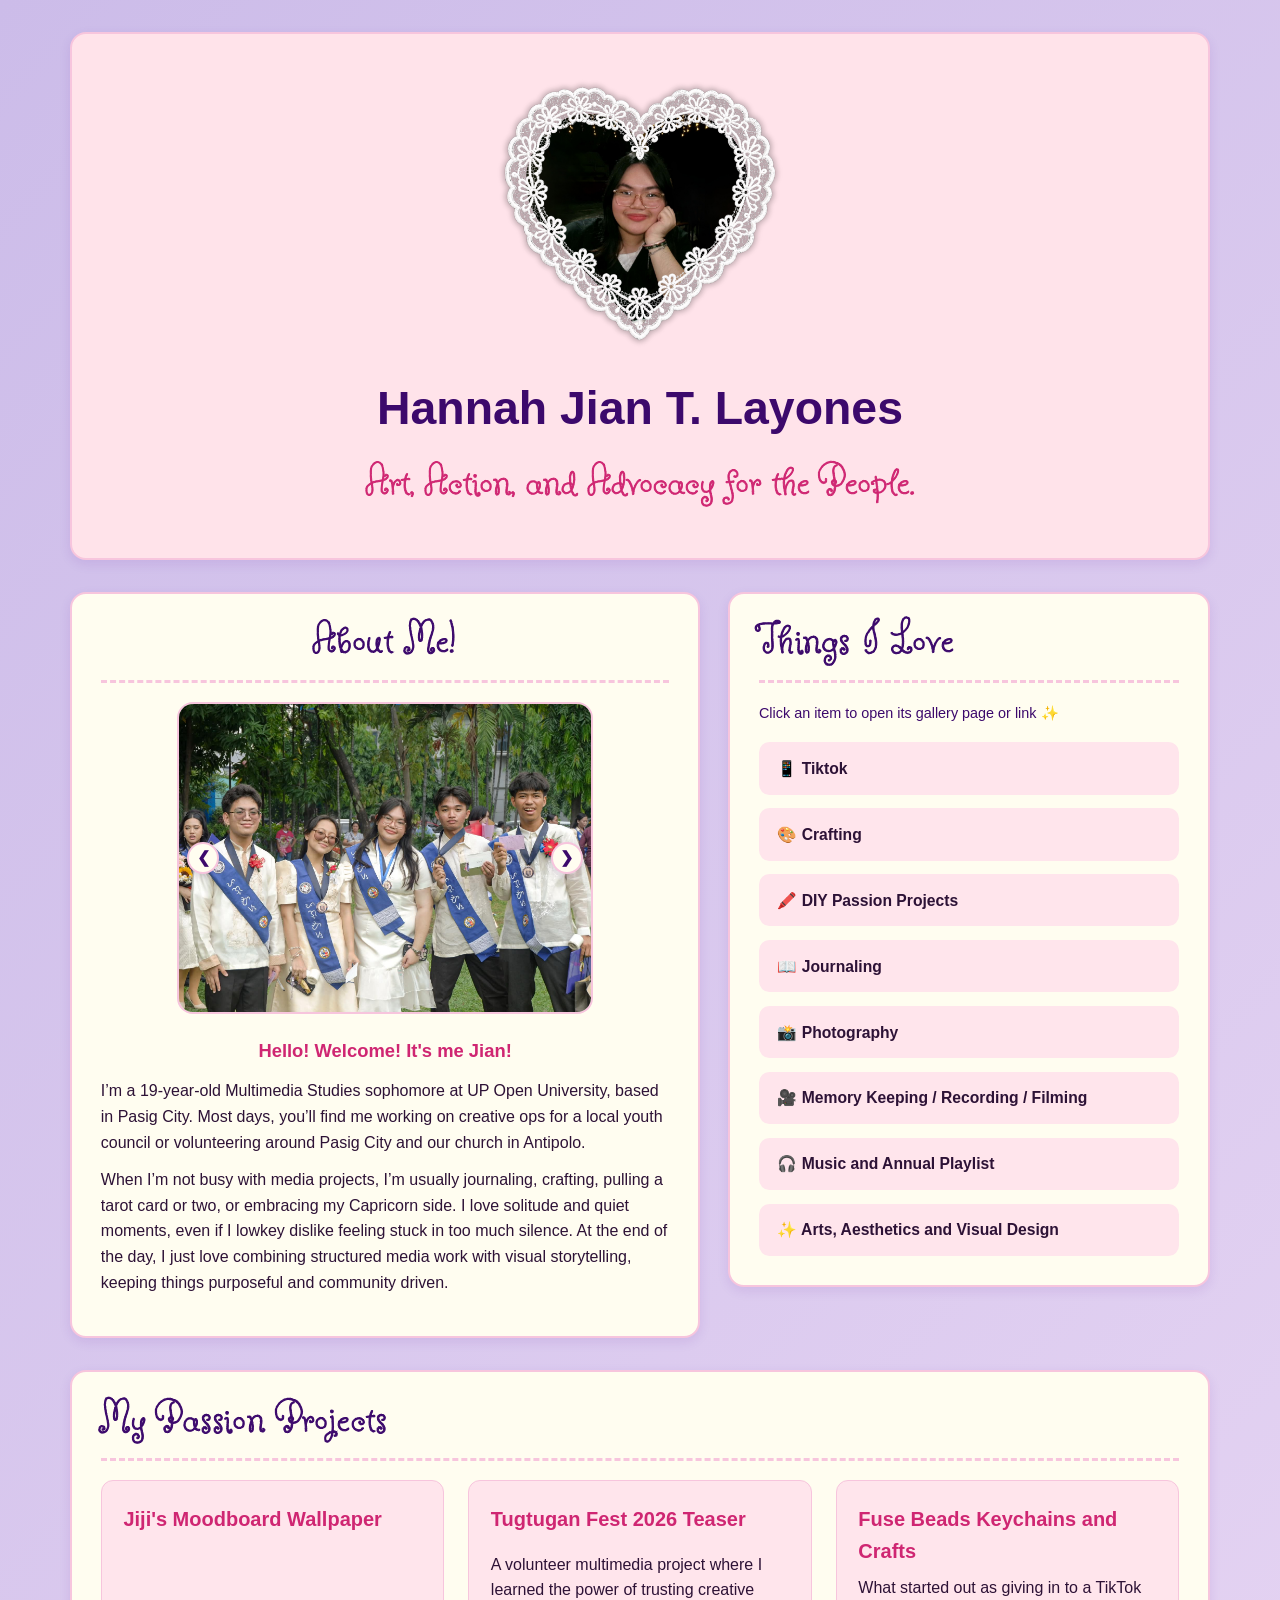
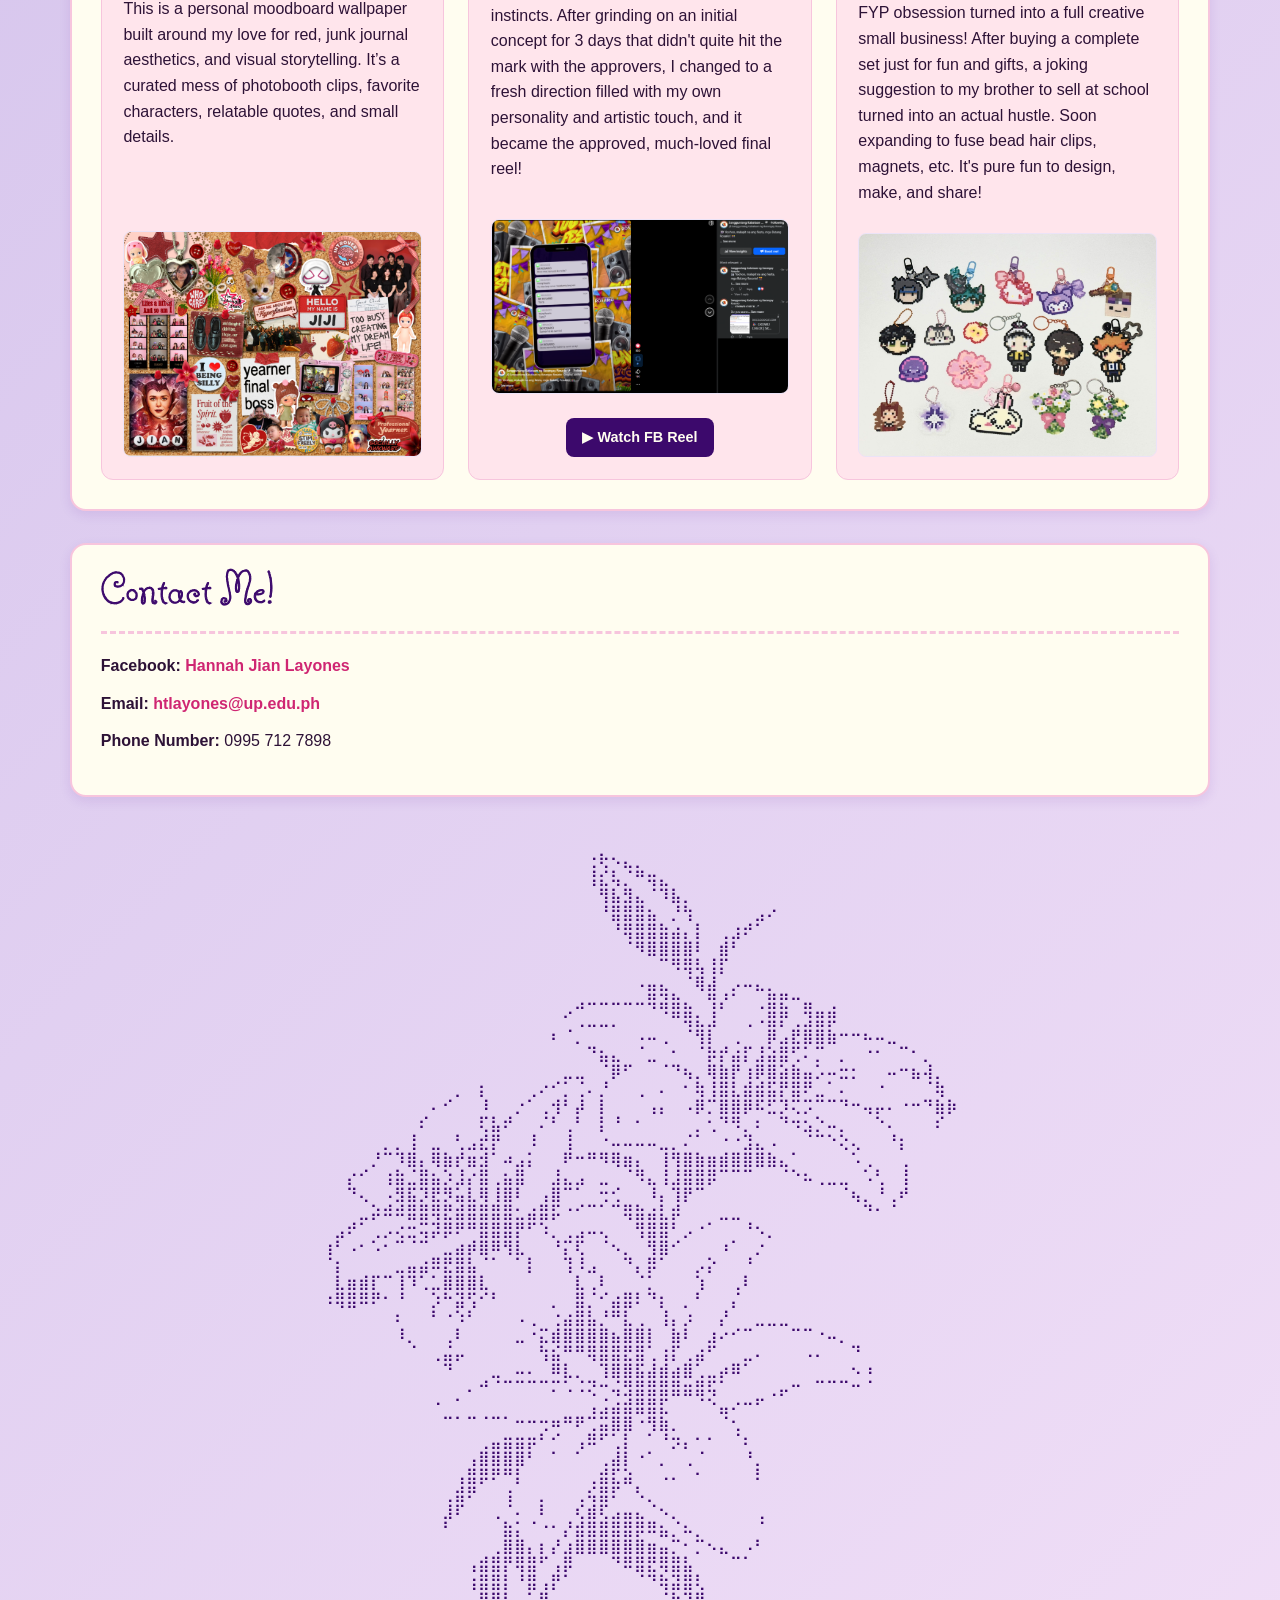
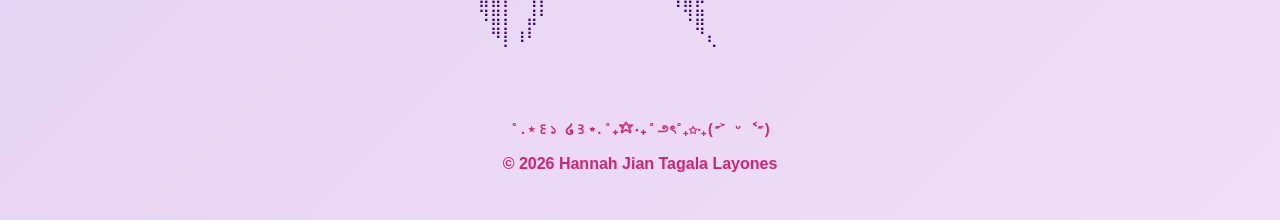
<file: index.html>
<!DOCTYPE html>
<html lang="en">

<head>
    <meta charset="UTF-8">
    <meta name="viewport" content="width=device-width, initial-scale=1.0">
    <link rel="preconnect" href="https://fonts.googleapis.com">
    <link rel="preconnect" href="https://fonts.gstatic.com" crossorigin>
    <link href="https://fonts.googleapis.com/css2?family=Butterfly+Kids&family=Google+Sans:ital,opsz,wght@0,17..18,400..700;1,17..18,400..700&display=swap" rel="stylesheet">
    <link rel="stylesheet" href="style.css">
    <title>Jian's Profile</title>
</head>

<body>
    <header class="card headercard">
        <div class="profilephotocontainer">
            <img src="images/abtmepic.png" alt="Hannah Jian T. Layones" class="profilephoto">
        </div>
        <h1>Hannah Jian T. Layones</h1>
        <p class="subtitle">Art, Action, and Advocacy for the People.</p>
    </header>

    <main>
        <div class="bentorow">
            <section class="card aboutsection">
                <div class="biocontainer">
                    <h2>About Me!</h2>

                    <div class="carouselbox">
                        <button type="button" class="carouselbtn prevbtn" onclick="changeSlide(-1)">&#10094;</button>
                        <img src="images/watataps.jpeg" alt="My tropas" class="carouselslide active">
                        <img src="images/cwts.jpeg" alt="Me and My UPOU Besties with SK Chair for CWTS" class="carouselslide">
                        <img src="images/cwtssss.jpeg" alt="CWTS!" class="carouselslide">
                        <img src="images/cwtsz.jpeg" alt="CWTS!" class="carouselslide">
                        <img src="images/tech2.jpeg" alt="Me with the SK Council" class="carouselslide">
                        <img src="images/tech1.jpeg" alt="SK Volunteers" class="carouselslide">
                        <img src="images/pic.jpeg" alt="Routh Reproductive Health Summit" class="carouselslide">
                        <img src="images/summit.jpeg" alt="Youth Summit 2025" class="carouselslide">
                        <img src="images/culture.jpeg" alt="Cultural and IP Day Program" class="carouselslide">
                        <img src="images/pz.jpeg" alt="Project Ztizen with my Friends" class="carouselslide">
                        <img src="images/Church.jpeg" alt="Church Anniversary with my Friends" class="carouselslide">
                        <img src="images/UPOU.jpeg" alt="First time in UPOU" class="carouselslide">
                        <img src="images/MMDA.jpeg" alt="MMDA Anti-Smoking Campaign" class="carouselslide">
                        <img src="images/VOLUN.jpeg" alt="Youth-Led Project" class="carouselslide">
                        <img src="images/CERT.jpeg" alt="MEEEEEEEEE" class="carouselslide">
                        <button type="button" class="carouselbtn nextbtn" onclick="changeSlide(1)">&#10095;</button>
                    </div>

                    <p class="greeting">Hello! Welcome! It's me Jian!</p>
                    <p class="biotext">
                        I’m a 19-year-old Multimedia Studies sophomore at UP Open University, based in Pasig City. Most days, you’ll find me working on creative ops for a local youth council or volunteering around Pasig City and our church in Antipolo.
                    </p>
                    <p class="biotext">
                        When I’m not busy with media projects, I’m usually journaling, crafting, pulling a tarot card or two, or embracing my Capricorn side. I love solitude and quiet moments, even if I lowkey dislike feeling stuck in too much silence. At the end of the day, I just love combining structured media work with visual storytelling, keeping things purposeful and community driven.
                    </p>
                </div>
            </section>

            <section class="card lovesection">
                <div class="biocontainer">
                    <h2>Things I Love</h2>
                    <p class="sectionhint">Click an item to open its gallery page or link ✨</p>
                    <ul class="lovelist">
                        <li class="lovelistitem"><a href="thingsilove.html#tiktok">📱 Tiktok</a></li>
                        <li class="lovelistitem"><a href="thingsilove.html#crafting">🎨 Crafting</a></li>
                        <li class="lovelistitem"><a href="thingsilove.html#diyprojects">🖍️ DIY Passion Projects</a></li>
                        <li class="lovelistitem"><a href="thingsilove.html#journaling">📖 Journaling</a></li>
                        <li class="lovelistitem"><a href="thingsilove.html#photography">📸 Photography</a></li>
                        <li class="lovelistitem"><a href="thingsilove.html#memorykeeping">🎥 Memory Keeping / Recording / Filming</a></li>
                        <li class="lovelistitem"><a href="thingsilove.html#music">🎧 Music and Annual Playlist</a></li>
                        <li class="lovelistitem"><a href="thingsilove.html#artsaesthetics">✨ Arts, Aesthetics and Visual Design</a></li>
                    </ul>
                </div>
            </section>
        </div>

        <section class="card projectssection">
            <h2>My Passion Projects</h2>
            <div class="projectsgrid">
                <article class="projectarticle">
                    <h3>Jiji's Moodboard Wallpaper</h3>
                    <p>
                        This is a personal moodboard wallpaper built around my love for red, junk journal aesthetics, and visual storytelling. It’s a curated mess of photobooth clips, favorite characters, relatable quotes, and small details.
                    </p>
                    <img src="images/jiji'smoodboard.png" alt="iPad Wallpaper Preview" class="projectimg">
                </article>

                <article class="projectarticle">
                    <h3>
                        <a href="https://www.facebook.com/share/v/1HuVMyCweW/" target="_blank" rel="noopener noreferrer">Tugtugan Fest 2026 Teaser</a>
                    </h3>
                    <p>
                        A volunteer multimedia project where I learned the power of trusting creative instincts. After grinding on an initial concept for 3 days that didn't quite hit the mark with the approvers, I changed to a fresh direction filled with my own personality and artistic touch, and it became the approved, much-loved final reel!
                    </p>
                    <img src="images/tugs.png" alt="Tugtugan Fest Teaser Preview" class="projectimg">
                    <div class="reelbtnwrap">
                        <a href="https://www.facebook.com/share/v/1HuVMyCweW/" target="_blank" rel="noopener noreferrer" class="reelbtn">▶ Watch FB Reel</a>
                    </div>
                </article>

                <article class="projectarticle">
                    <h3>Fuse Beads Keychains and Crafts</h3>
                    <p>
                        What started out as giving in to a TikTok FYP obsession turned into a full creative small business! After buying a complete set just for fun and gifts, a joking suggestion to my brother to sell at school turned into an actual hustle. Soon expanding to fuse bead hair clips, magnets, etc. It's pure fun to design, make, and share!
                    </p>
                    <img src="images/fuse.jpg" alt="Project 3 Preview" class="projectimg">
                </article>
            </div>
        </section>

        <section class="card contactsection">
            <h2>Contact Me!</h2>
            <p><strong>Facebook:</strong> <a href="https://www.facebook.com/jijich00/" target="_blank" rel="noopener noreferrer">Hannah Jian Layones</a></p>
            <p><strong>Email:</strong> <a href="mailto:htlayones@up.edu.ph">htlayones@up.edu.ph</a></p>
            <p><strong>Phone Number:</strong> 0995 712 7898</p>
        </section>

        <div class="asciicard">
            <div class="asciiwrapper">
                <pre class="asciiart">
⠀⠀⠀⠀⠀⠀⠀⠀⠀⠀⠀⠀⠀⠀⠀⠀⠀⠀⠀⠀⠀⠀⢀⣄⡀⠀⠀⠀⠀⠀⠀⠀⠀⠀⠀⠀⠀⠀⠀⠀⠀⠀⠀⠀⠀⠀⠀⠀⠀⠀⠀⠀⠀
⠀⠀⠀⠀⠀⠀⠀⠀⠀⠀⠀⠀⠀⠀⠀⠀⠀⠀⠀⠀⠀⠀⢰⡱⡌⠳⣦⣀⠀⠀⠀⠀⠀⠀⠀⠀⠀⠀⠀⠀⠀⠀⠀⠀⠀⠀⠀⠀⠀⠀⠀⠀⠀
⠀⠀⠀⠀⠀⠀⠀⠀⠀⠀⠀⠀⠀⠀⠀⠀⠀⠀⠀⠀⠀⠀⠘⣷⡝⣦⠀⠹⢷⡄⠀⠀⠀⠀⠀⠀⠀⠀⠀⠀⠀⠀⠀⠀⠀⠀⠀⠀⠀⠀⠀⠀⠀
⠀⠀⠀⠀⠀⠀⠀⠀⠀⠀⠀⠀⠀⠀⠀⠀⠀⠀⠀⠀⠀⠀⠀⢸⣿⣾⣷⡀⠈⢻⣆⠀⠀⠀⠀⠀⠀⢀⠀⠀⠀⠀⠀⠀⠀⠀⠀⠀⠀⠀⠀⠀⠀
⠀⠀⠀⠀⠀⠀⠀⠀⠀⠀⠀⠀⠀⠀⠀⠀⠀⠀⠀⠀⠀⠀⠀⠀⢻⣿⣿⣿⣄⢂⠘⡄⠀⠀⢀⣠⠞⠁⠀⠀⠀⠀⠀⠀⠀⠀⠀⠀⠀⠀⠀⠀⠀
⠀⠀⠀⠀⠀⠀⠀⠀⠀⠀⠀⠀⠀⠀⠀⠀⠀⠀⠀⠀⠀⠀⠀⠀⠀⠹⣿⣿⣿⣿⣧⡇⠀⣰⡞⠁⠀⠀⠀⠀⠀⠀⠀⠀⠀⠀⠀⠀⠀⠀⠀⠀⠀
⠀⠀⠀⠀⠀⠀⠀⠀⠀⠀⠀⠀⠀⠀⠀⠀⠀⠀⠀⠀⠀⠀⠀⠀⠀⠀⠈⠛⠿⣿⣿⡅⢠⡿⠀⠀⠀⠀⠀⠀⠀⠀⠀⠀⠀⠀⠀⠀⠀⠀⠀⠀⠀
⠀⠀⠀⠀⠀⠀⠀⠀⠀⠀⠀⠀⠀⠀⠀⠀⠀⠀⠀⠀⠀⠀⠀⠀⠀⠀⠀⠀⠀⠈⠹⣽⢸⠃⠀⠀⠀⠀⠀⠀⠀⠀⠀⠀⠀⠀⠀⠀⠀⠀⠀⠀⠀
⠀⠀⠀⠀⠀⠀⠀⠀⠀⠀⠀⠀⠀⠀⠀⠀⠀⠀⠀⠀⠀⠀⠀⠀⠀⠀⠈⣿⢷⣄⠀⠙⣿⢠⠎⠉⠓⣦⣤⣀⠀⠀⠀⠀⠀⠀⠀⠀⠀⠀⠀⠀⠀
⠀⠀⠀⠀⠀⠀⠀⠀⠀⠀⠀⠀⠀⠀⠀⠀⠀⠀⠀⠀⡠⠚⠉⠉⠉⠉⠉⠙⠻⣿⣷⡀⢸⠃⠀⠀⠐⣿⣷⠀⢿⣤⣴⠀⠀⠀⠀⠀⠀⠀⠀⠀⠀
⠀⠀⠀⠀⠀⠀⠀⠀⠀⠀⠀⠀⠀⠀⠀⠀⠀⠀⠀⡀⠠⠐⠒⠒⠂⠀⠀⠀⠀⠀⠹⣷⡞⠀⠀⠐⠈⣿⠃⣴⣾⣿⣏⣀⣀⡀⠀⠀⠀⠀⠀⠀⠀
⠀⠀⠀⠀⠀⠀⠀⠀⠀⠀⠀⠀⠀⠀⠀⠀⠀⠀⠀⠁⠀⠂⢤⡀⠀⠀⠨⠉⠐⡀⠀⠸⣇⣠⢐⡤⢠⢏⣾⡷⠟⠿⠛⠀⠀⢉⡉⠒⠤⡀⠀⠀⠀
⠀⠀⠀⠀⠀⠀⠀⠀⠀⠀⠀⠀⠀⠀⠀⠀⠀⠀⠀⠀⠀⠀⠀⠻⣷⡤⠀⠒⠠⢤⡀⠀⣯⣇⣿⢃⣾⣿⢟⣔⠁⠆⠀⣂⡀⠀⠀⠀⣀⡀⢢⠀⠀
⠀⠀⠀⠀⠀⠀⠀⠀⠀⠀⠀⠀⠀⡀⠀⠀⠀⠀⢀⡠⠖⠲⠀⢠⠋⠀⠀⠀⠀⠀⡙⣆⢹⣿⡇⣸⣫⡿⣿⣿⣿⠊⠍⠒⠂⠀⢀⠉⠀⠛⠹⣆⠀
⠀⠀⠀⠀⠀⠀⠀⠀⠀⠀⡠⠂⠀⢣⠀⠀⢀⠔⠁⣠⡆⢰⠁⡆⠀⠀⠐⠀⠁⠀⠀⣽⠼⣿⣷⣿⡿⡿⢧⠿⠥⠶⠤⢥⣀⠀⠀⠀⢀⣀⢤⣝⣄
⠀⠀⠀⠀⠀⠀⠀⠀⡠⠁⠀⠀⠀⡬⡄⣠⠂⠀⠰⡜⠀⡏⠀⡇⢠⠀⡀⠘⠃⠀⠈⠋⡂⢿⣿⠋⡉⠒⢮⣑⡊⢄⠀⠀⠀⠙⢏⠁⠀⠀⠀⡻⠋
⠀⠀⠀⠀⠀⠀⠀⢠⠁⠀⠀⡄⠀⣱⣿⠁⠀⢠⠁⠀⢰⠀⠀⢃⠀⠀⠀⠀⠀⠀⠠⠆⠐⢀⢈⢦⠁⠀⠀⠈⠺⠦⢍⢆⠀⠀⠀⢡⡀⠀⠀⠁⠀
⠀⠀⠀⠀⢠⠦⢦⣼⠀⣶⣄⣰⣚⣳⠇⢀⠀⠌⠀⠀⣼⣀⣤⣤⣭⣉⠉⠉⢲⣦⣥⣄⣀⣠⣤⣾⣷⣌⠀⠄⠀⠀⠀⠑⠕⠀⠀⠀⠃⠀⠀⠀⠀
⠀⠀⢀⡠⠂⢀⣌⠻⣧⡙⢟⢣⢛⣾⠀⡉⣾⠃⠀⢠⠁⠀⠀⠈⠙⠻⣧⠀⢸⢸⣿⣿⣿⠿⠿⠿⠛⠛⠳⢄⡀⠀⠀⠀⠈⠔⡄⠀⢰⠀⠀⠀⠀
⠀⠀⢧⠀⠀⠘⣿⡶⢿⣿⣮⠞⡇⣿⢰⣿⡟⠀⠀⣾⠷⠞⠀⣒⡠⠀⠈⢳⠘⢾⣿⠿⠋⠀⠀⠀⠀⠀⠀⠀⠉⠐⠒⠲⡀⠈⢰⠀⣸⠀⠀⠀⠀
⠀⠀⠀⠑⢄⣨⣺⣿⣮⣷⣮⣻⣷⣽⣼⣿⡁⢀⣼⡿⢀⡠⠤⠔⠴⣤⣄⢈⡇⣸⠃⠀⠀⠀⠀⠀⠀⠀⠀⠀⠀⠀⠀⠀⠙⢦⡀⠰⠁⠀⠀⠀⠀
⠀⠀⣠⠖⠋⠉⢉⣛⠿⢽⣷⣿⣿⣿⣿⣿⣶⡿⢟⠋⠀⠀⠀⠀⠀⠙⣿⣿⣷⡏⠀⢀⠄⠒⠒⢠⡀⠀⠀⠀⠀⠀⠀⠀⠀⠀⠀⠀⠀⠀⠀⠀⠀
⢀⡞⠁⡀⠔⡊⠵⠲⠽⠋⠋⢁⣠⣿⣿⣿⡇⠀⠈⢢⠴⡾⠉⠱⡀⠀⠘⣿⣿⡠⠊⠀⠀⢀⠄⠀⢈⠂⠀⠀⠀⠀⠀⠀⠀⠀⠀⠀⠀⠀⠀⠀⠀
⠸⡀⠈⠀⠈⠀⠀⠀⢀⣤⣶⣿⡏⠻⠍⠘⠗⡄⠀⠀⢧⢱⠀⠀⠈⢦⠀⣼⠟⠀⠀⠀⢄⠈⠀⢠⠂⠀⠀⠀⠀⠀⠀⠀⠀⠀⠀⠀⠀⠀⠀⠀⠀
⠀⡇⣀⣠⡤⠤⢲⢿⠟⠍⣷⣿⣿⡄⠀⠀⠀⠃⠀⠀⠘⡌⠚⡄⠀⠀⠣⠏⠀⠀⠀⢎⠃⠀⠀⡄⠀⠀⠀⠀⠀⠀⠀⠀⠀⠀⠀⠀⠀⠀⠀⠀⠀
⢀⣷⣿⣿⣧⡀⢸⠈⠐⢖⣟⢿⡿⡳⡄⠀⠀⠀⠀⠀⠀⣷⠰⡡⢀⣤⡄⢦⡀⠀⠀⡜⠀⠀⠰⠁⠀⠀⠀⠀⠀⠀⠀⠀⠀⠀⠀⠀⠀⠀⠀⠀⠀
⠈⠙⠛⠉⠁⠀⡀⠀⠀⡎⢀⢟⡜⠀⠀⠀⠀⠀⠀⢂⢀⣿⡆⢠⣿⡟⠁⠀⢣⠀⢂⠀⠀⢠⠃⠀⠀⠀⠀⠀⠀⠀⠀⠀⠀⠀⠀⠀⠀⠀⠀⠀⠀
⠀⠀⠀⠀⠀⠀⢡⠀⠀⠀⠀⡌⠀⠀⠀⠀⠈⢐⠤⣰⣿⣿⣿⣦⡀⣷⣴⡄⠘⣇⡎⠀⢀⢃⡠⠤⠒⠒⠒⠤⠤⢀⠀⠀⠀⠀⠀⠀⠀⠀⠀⠀⠀
⠀⠀⠀⠀⠀⠀⠈⠢⠀⠀⠰⠁⠀⠀⠀⠀⠒⠀⣗⡻⣿⣿⣿⣿⣿⣿⣿⠇⢀⡿⠁⢀⡾⠁⠀⠀⠀⠀⠀⠀⠀⠀⠉⠂⢤⠀⠀⠀⠀⠀⠀⠀⠀
⠀⠀⠀⠀⠀⠀⠀⠀⠀⠐⢿⠋⠀⠀⠀⠀⠀⠀⠘⣿⡄⠀⠙⢿⣿⣷⡿⢰⣸⢃⣴⠟⠀⢀⣤⠖⠁⠀⠀⠀⠈⠁⠀⠀⡀⢀⠀⠀⠀⠀⠀⠀⠀
⠀⠀⠀⠀⠀⠀⠀⠀⠀⠀⠀⠀⠀⣠⠲⠤⠭⠥⠤⠭⠗⠢⢤⣘⠻⣿⣿⣿⣿⣿⣛⣴⡶⠏⠉⠀⠀⠀⠀⣀⠀⠤⠤⠤⣈⠨⠀⠀⠀⠀⠀⠀⠀
⠀⠀⠀⠀⠀⠀⠀⠀⠀⢀⠀⠄⠁⠀⠀⠀⠀⠀⠀⠁⠈⠈⠑⠠⢙⣺⣿⣿⡿⠛⠛⠻⢝⠀⢀⣀⡤⠐⠋⠀⠀⠀⠀⠀⠀⠀⠀⠀⠀⠀⠀⠀⠀
⠀⠀⠀⠀⠀⠀⠀⠀⠀⠀⠤⠄⠤⠠⠤⠄⣀⣀⣀⣀⣤⣤⠼⠾⣿⣿⢛⣿⣗⠀⠀⠀⠀⠻⡁⠀⠀⠀⠀⠀⠀⠀⠀⠀⠀⠀⠀⠀⠀⠀⠀⠀⠀
⠀⠀⠀⠀⠀⠀⠀⠀⠀⠀⠀⠀⠀⠀⠀⣀⣀⣀⡔⡩⠀⠁⣴⡿⠟⡟⠀⠜⢻⣂⠀⡀⡀⠀⠰⡀⠀⠀⠀⠀⠀⠀⠀⠀⠀⠀⠀⠀⠀⠀⠀⠀⠀
⠀⠀⠀⠀⠀⠀⠀⠀⠀⠀⠀⠀⠀⣴⣿⣿⣿⡏⠀⠄⠀⠜⠉⠀⢰⡇⢀⠄⠀⠊⠃⠠⠀⠀⠀⢡⠀⠀⠀⠀⠀⠀⠀⠀⠀⠀⠀⠀⠀⠀⠀⠀⠀
⠀⠀⠀⠀⠀⠀⠀⠀⠀⠀⠀⠀⣼⣿⣿⣿⡟⠀⠀⠀⠀⠀⠀⣰⡿⢇⠀⠀⠂⠀⠐⡀⠀⠀⠀⠀⡆⠀⠀⠀⠀⠀⠀⠀⠀⠀⠀⠀⠀⠀⠀⠀⠀
⠀⠀⠀⠀⠀⠀⠀⠀⠀⠀⠀⣸⣿⠋⠁⢀⠃⠀⠀⠀⠀⠀⡰⣿⡷⠛⡄⠀⠈⠁⠀⠀⠀⠀⠀⠀⠁⠀⠀⠀⠀⠀⠀⠀⠀⠀⠀⠀⠀⠀⠀⠀⠀
⠀⠀⠀⠀⠀⠀⠀⠀⠀⠀⢰⡿⠁⠀⠀⠸⠀⠀⡆⠀⠀⡰⣹⡿⠁⠀⠈⠢⡀⠀⠀⠀⠀⠀⠀⠀⠀⠀⠀⠀⠀⠀⠀⠀⠀⠀⠀⠀⠀⠀⠀⠀⠀
⠀⠀⠀⠀⠀⠀⠀⠀⠀⠀⡞⠁⠀⠀⠐⣄⠅⠠⢁⡀⢠⣱⣿⣵⣾⣿⣷⣤⡈⠢⡀⠀⠀⠀⠀⠀⠰⠀⠀⠀⠀⠀⠀⠀⠀⠀⠀⠀⠀⠀⠀⠀⠀
⠀⠀⠀⠀⠀⠀⠀⠀⠀⠀⠀⠀⠀⠀⠀⣿⣧⠀⡀⢠⢃⣿⣿⣿⣿⣿⣯⣉⠛⠦⡉⠦⡀⠀⠀⠀⡄⠀⠀⠀⠀⠀⠀⠀⠀⠀⠀⠀⠀⠀⠀⠀⠀
⠀⠀⠀⠀⠀⠀⠀⠀⠀⠀⠀⠀⠀⣠⣴⣿⣿⣧⡧⠃⣾⠛⠛⠛⢿⣿⣿⣿⣿⣦⡄⠂⠈⠓⠤⠌⠀⠀⠀⠀⠀⠀⠀⠀⠀⠀⠀⠀⠀⠀⠀⠀⠀
⠀⠀⠀⠀⠀⠀⠀⠀⠀⠀⠀⠀⢘⣿⣿⡇⢹⣿⠀⣼⠏⠀⠀⠀⠀⠉⠻⢷⣝⢿⣿⡄⠀⠀⠀⠀⠀⠀⠀⠀⠀⠀⠀⠀⠀⠀⠀⠀⠀⠀⠀⠀⠀
⠀⠀⠀⠀⠀⠀⠀⠀⠀⠀⠀⠀⠘⣿⣿⡇⠀⠟⣼⠃⠀⠀⠀⠀⠀⠀⠀⠀⠹⣟⢿⣵⠀⠀⠀⠀⠀⠀⠀⠀⠀⠀⠀⠀⠀⠀⠀⠀⠀⠀⠀⠀⠀
⠀⠀⠀⠀⠀⠀⠀⠀⠀⠀⠀⠀⠀⢿⣿⡇⠀⢸⡇⠀⠀⠀⠀⠀⠀⠀⠀⠀⠀⠘⢿⣯⠀⠀⠀⠀⠀⠀⠀⠀⠀⠀⠀⠀⠀⠀⠀⠀⠀⠀⠀⠀⠀
⠀⠀⠀⠀⠀⠀⠀⠀⠀⠀⠀⠀⠀⠈⣿⡇⢀⡟⠀⠀⠀⠀⠀⠀⠀⠀⠀⠀⠀⠀⠈⢿⠀⠀⠀⠀⠀⠀⠀⠀⠀⠀⠀⠀⠀⠀⠀⠀⠀⠀⠀⠀⠀
⠀⠀⠀⠀⠀⠀⠀⠀⠀⠀⠀⠀⠀⠀⠈⠇⠘⠁⠀⠀⠀⠀⠀⠀⠀⠀⠀⠀⠀⠀⠀⠀⠣⠀⠀⠀⠀⠀⠀⠀⠀⠀⠀⠀⠀⠀⠀⠀⠀⠀⠀⠀⠀
                </pre>
            </div>
        </div>
    </main>

    <footer>
        <pre class="footersign">⠀˚.⋆꒰১ ໒꒱⋆.˚₊✩‧₊˚౨ৎ˚₊✩‧₊(˶˃ ᵕ ˂˶) </pre>
        <p>&copy; 2026 Hannah Jian Tagala Layones </p>
    </footer>

    <script>
        let currentSlide = 0;
        const slides = document.querySelectorAll('.carouselslide');

        function changeSlide(direction) {
            slides[currentSlide].classList.remove('active');
            currentSlide = (currentSlide + direction + slides.length) % slides.length;
            slides[currentSlide].classList.add('active');
        }
    </script>
</body>

</html>
</file>
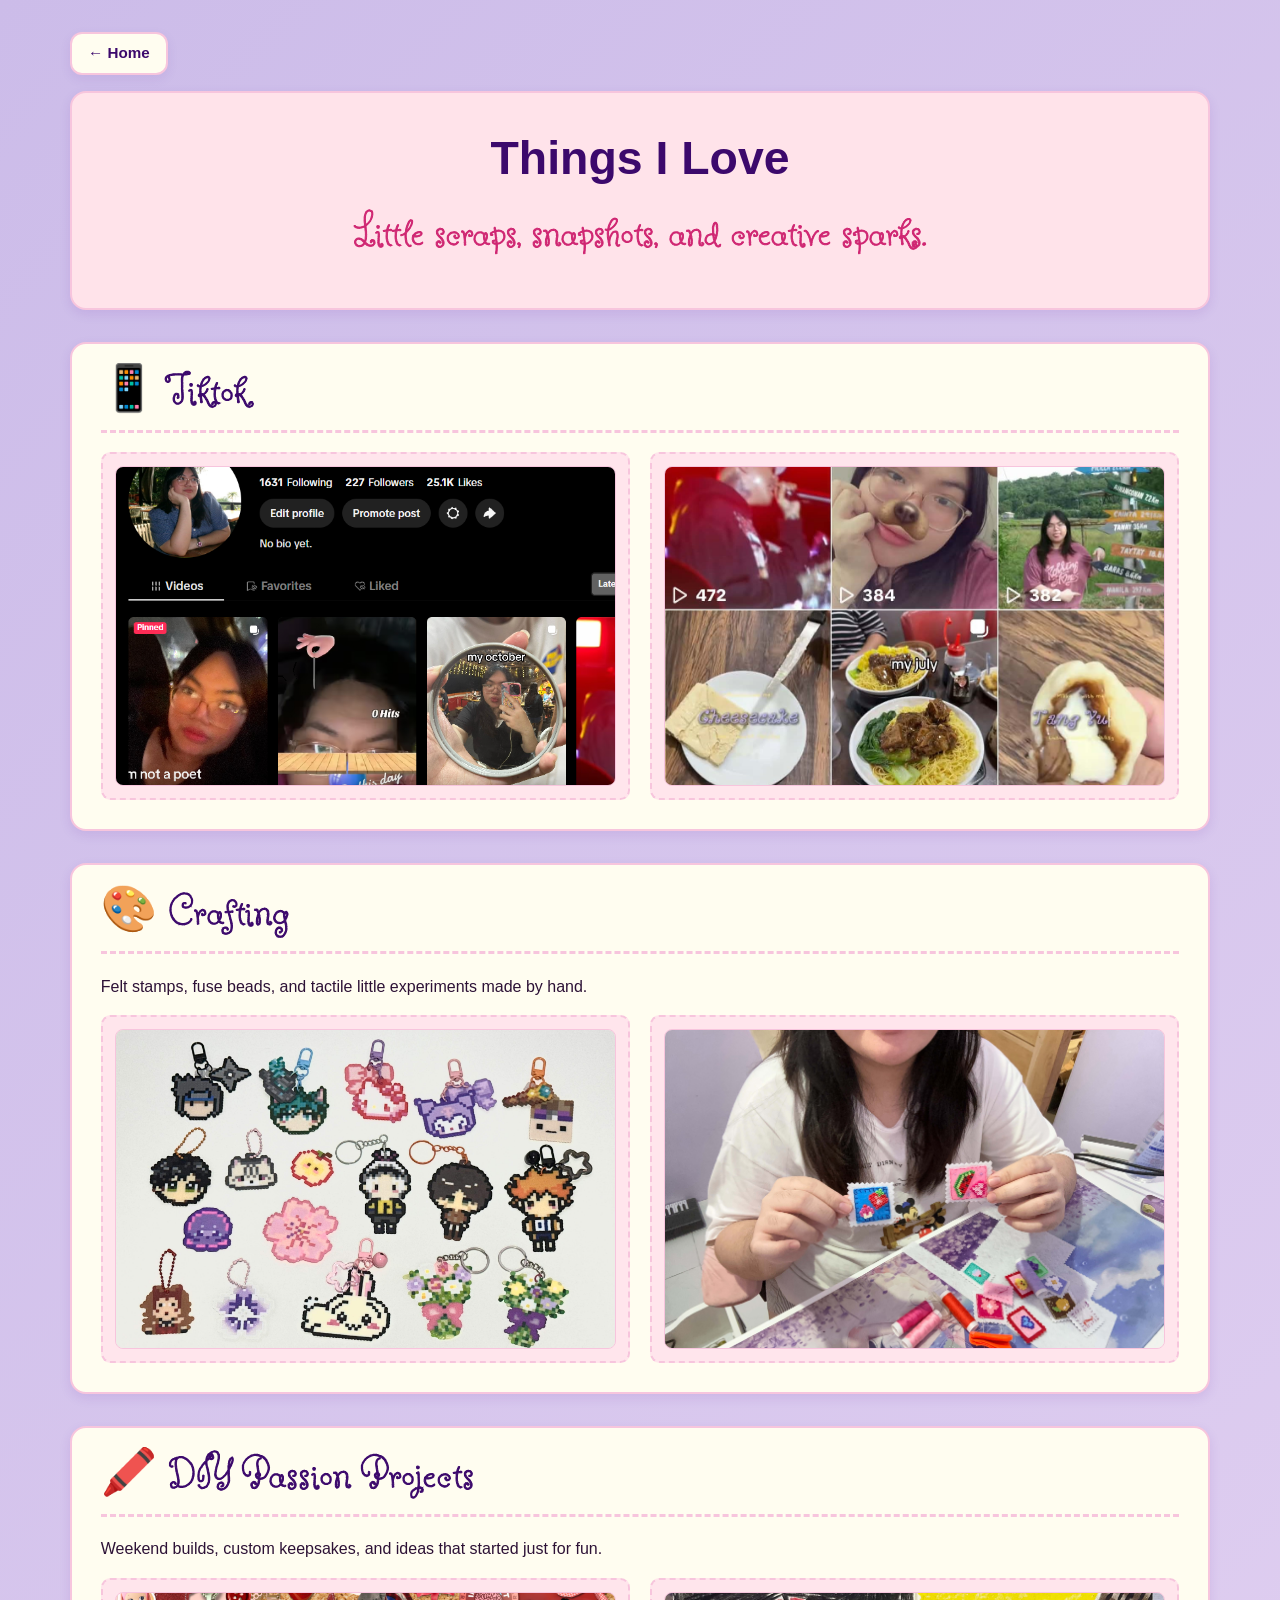
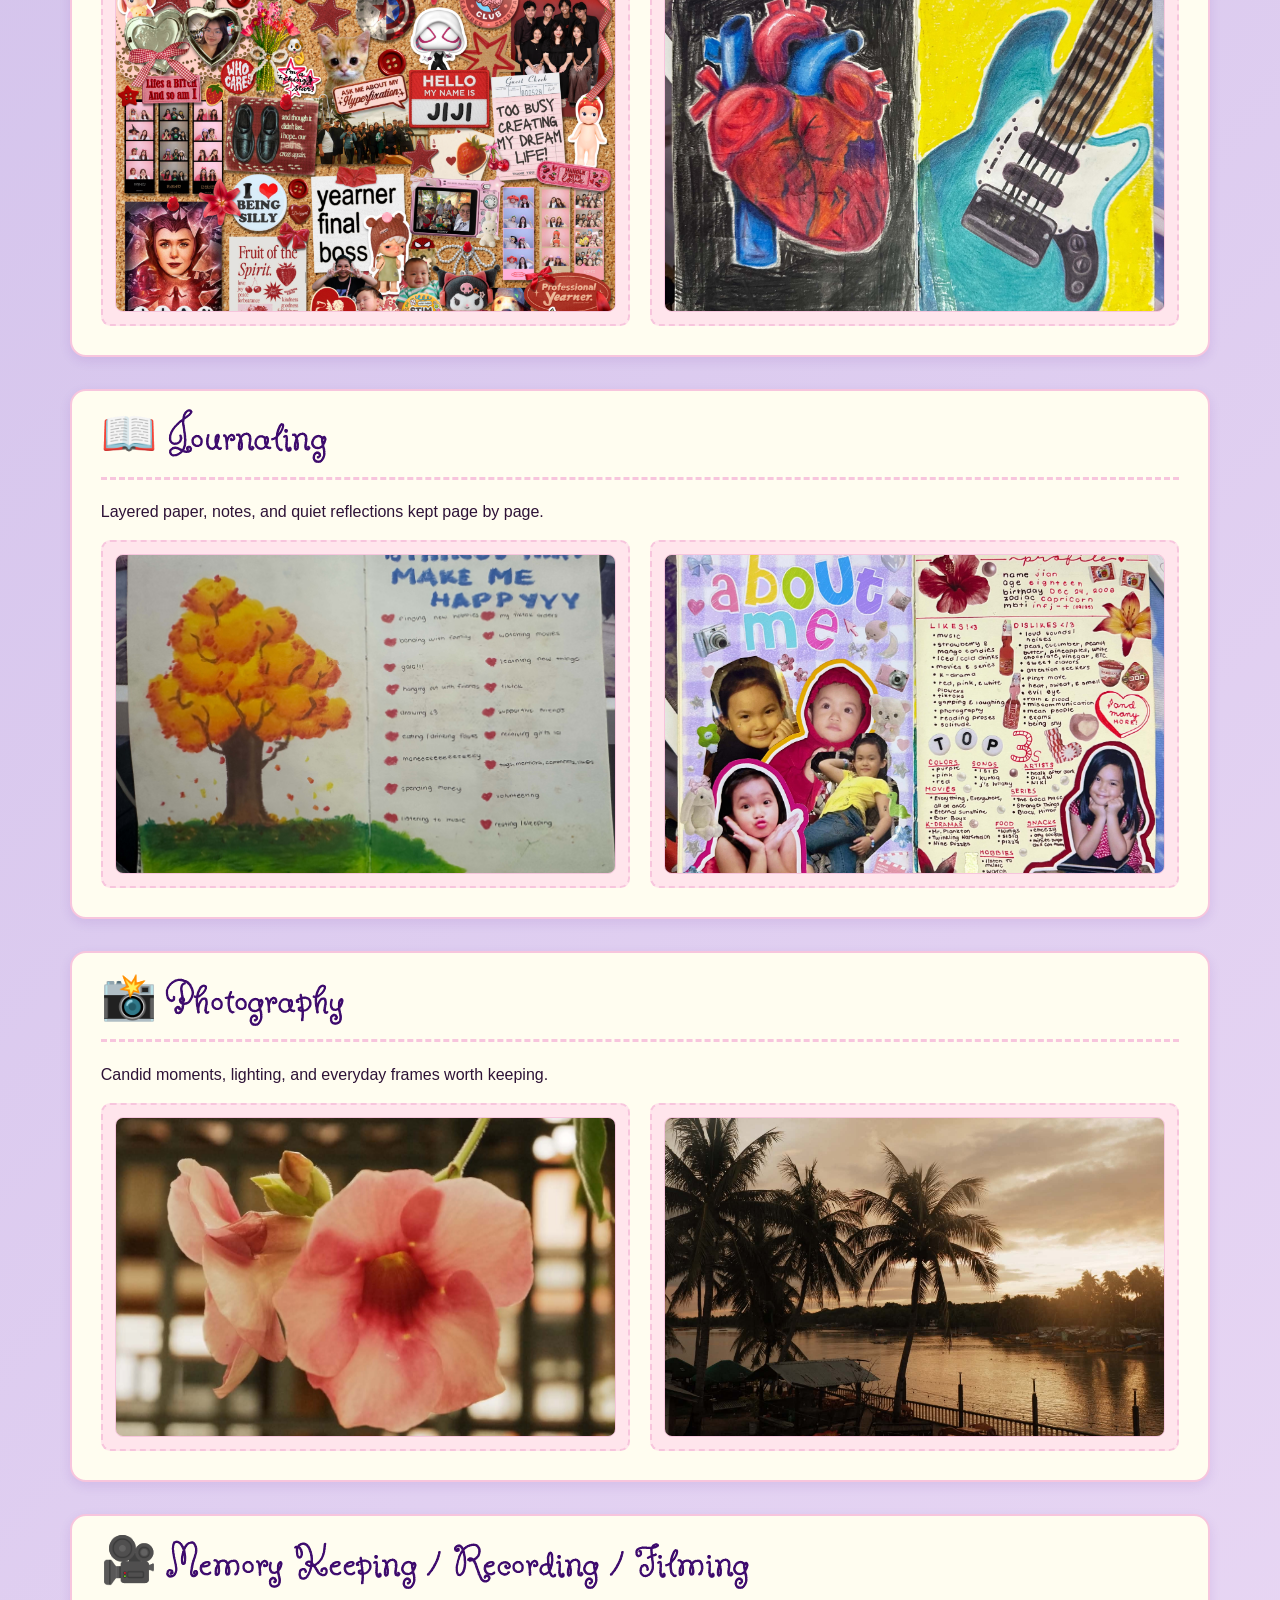
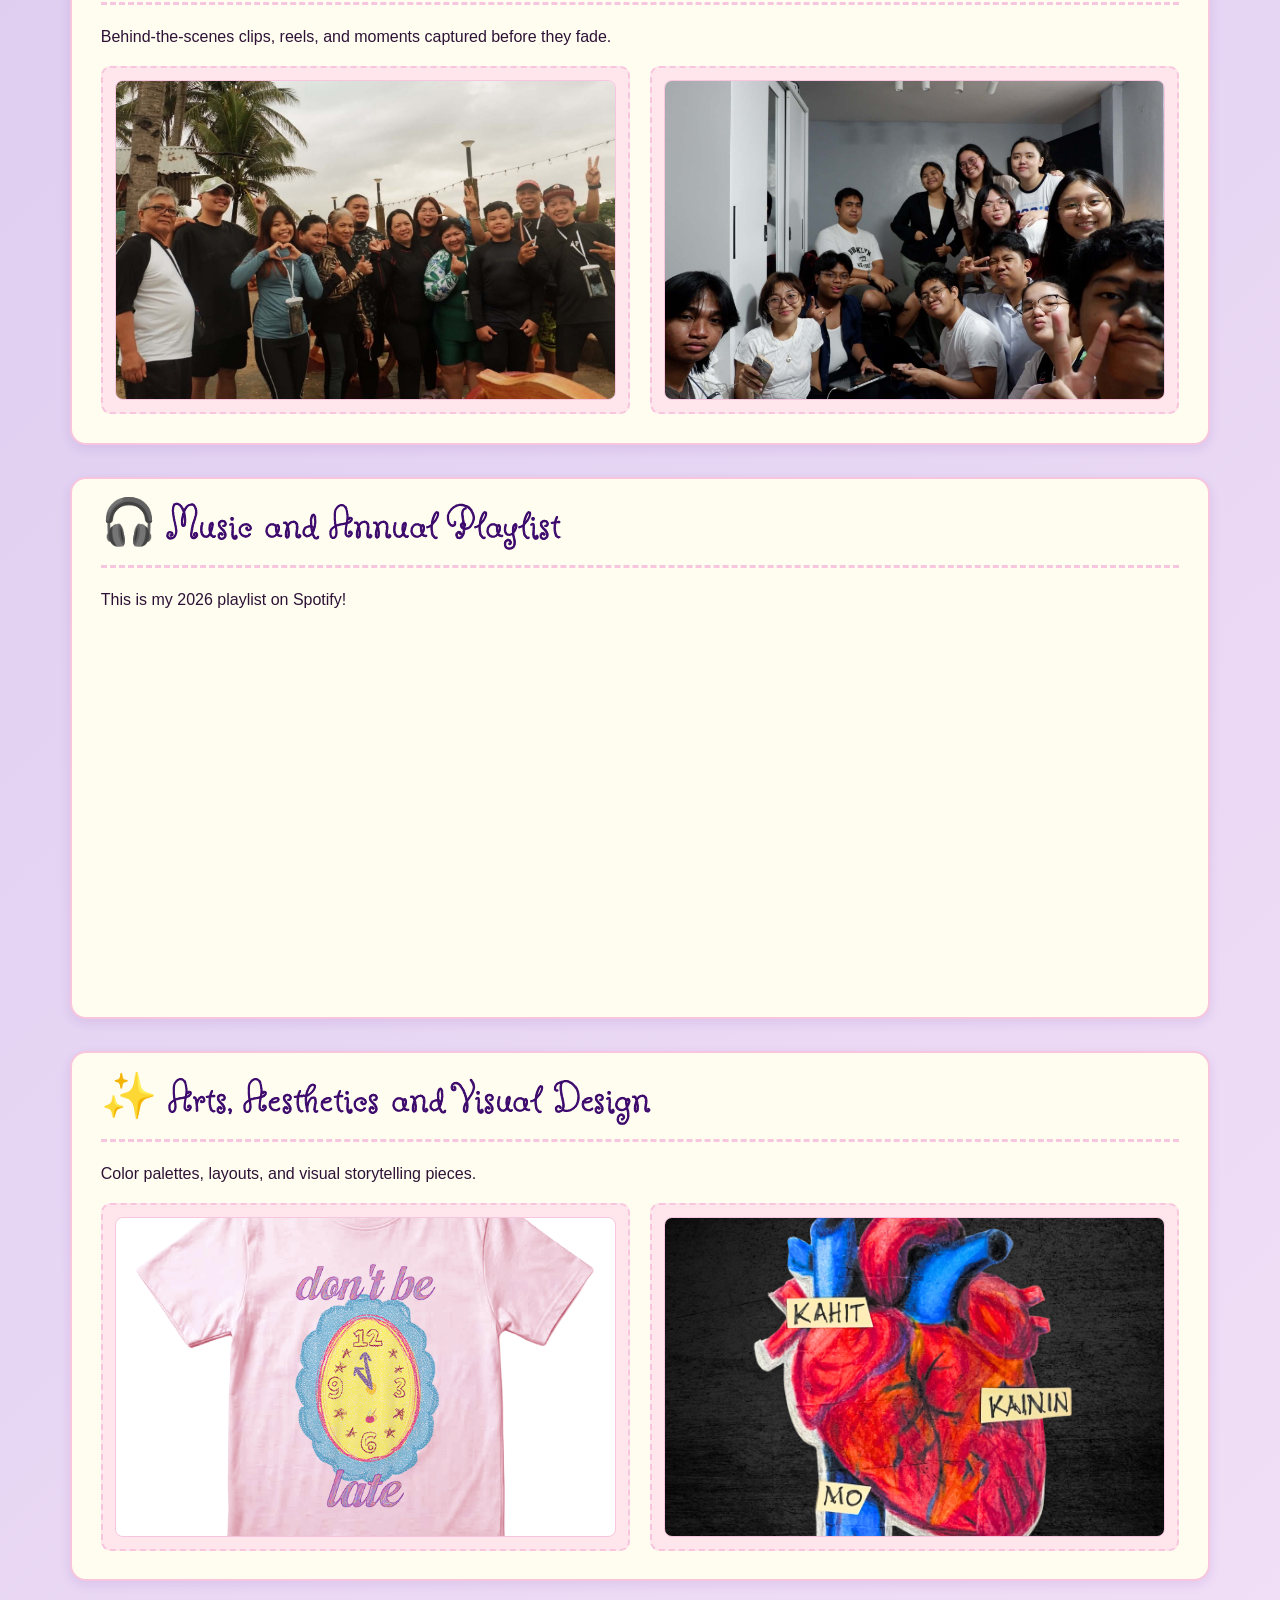
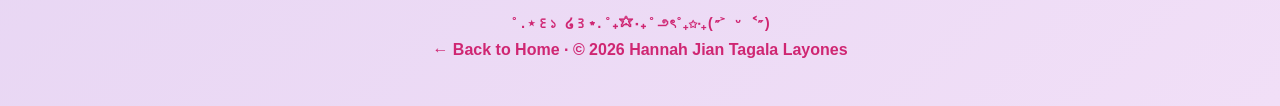
<file: thingsilove.html>
<!DOCTYPE html>
<html lang="en">

<head>
    <meta charset="UTF-8">
    <meta name="viewport" content="width=device-width, initial-scale=1.0">
    <link rel="preconnect" href="https://fonts.googleapis.com">
    <link rel="preconnect" href="https://fonts.gstatic.com" crossorigin>
    <link href="https://fonts.googleapis.com/css2?family=Butterfly+Kids&family=Google+Sans:ital,opsz,wght@0,17..18,400..700;1,17..18,400..700&display=swap" rel="stylesheet">
    <link rel="stylesheet" href="style.css">
    <title>Things Jiji Loves</title>
</head>

<body>
    <nav class="topnav">
        <a href="index.html" class="homelink">← Home</a>
    </nav>

    <header class="card headercard">
        <h1>Things I Love</h1>
        <p class="subtitle">Little scraps, snapshots, and creative sparks.</p>
    </header>

    <main>
        <section id="tiktok" class="card lovedetailcard">
            <h2>📱 Tiktok</h2>
            <div class="gallerygrid">
                <div class="photoplaceholder"><img src="images/tiktokkaru.png" alt="Tiktok" class="galleryimg"></div>
                <div class="photoplaceholder"><img src="images/terktork.jpeg" alt="What I post" class="galleryimg"></div>
            </div>
        </section>

        <section id="crafting" class="card lovedetailcard">
            <h2>🎨 Crafting</h2>
            <p>Felt stamps, fuse beads, and tactile little experiments made by hand.</p>
            <div class="gallerygrid">
                <div class="photoplaceholder"><img src="images/fuse.jpg" alt="Crafting preview 1" class="galleryimg"></div>
                <div class="photoplaceholder"><img src="images/perler.jpeg" alt="Crafting preview 2" class="galleryimg"></div>
            </div>
        </section>

        <section id="diyprojects" class="card lovedetailcard">
            <h2>🖍️ DIY Passion Projects</h2>
            <p>Weekend builds, custom keepsakes, and ideas that started just for fun.</p>
            <div class="gallerygrid">
                <div class="photoplaceholder"><img src="images/jiji'smoodboard.png" alt="Moodboard" class="galleryimg"></div>
                <div class="photoplaceholder"><img src="images/PASSION.jpeg" alt="Silky Crayon Art" class="galleryimg"></div>
            </div>
        </section>

        <section id="journaling" class="card lovedetailcard">
            <h2>📖 Journaling</h2>
            <p>Layered paper, notes, and quiet reflections kept page by page.</p>
            <div class="gallerygrid">
                <div class="photoplaceholder"><img src="images/hapi.jpeg" alt="Things that make me HAPPY Prompt" class="galleryimg"></div>
                <div class="photoplaceholder"><img src="images/journ1.jpeg" alt="About ME Analog 1" class="galleryimg"></div>
            </div>
        </section>

        <section id="photography" class="card lovedetailcard">
            <h2>📸 Photography</h2>
            <p>Candid moments, lighting, and everyday frames worth keeping.</p>
            <div class="gallerygrid">
                <div class="photoplaceholder"><img src="images/puto.jpeg" alt="Flower" class="galleryimg"></div>
                <div class="photoplaceholder"><img src="images/putog.jpeg" alt="Scene" class="galleryimg"></div>
            </div>
        </section>

        <section id="memorykeeping" class="card lovedetailcard">
            <h2>🎥 Memory Keeping / Recording / Filming</h2>
            <p>Behind-the-scenes clips, reels, and moments captured before they fade.</p>
            <div class="gallerygrid">
                <div class="photoplaceholder"><img src="images/fam.jpeg" alt="Family" class="galleryimg"></div>
                <div class="photoplaceholder"><img src="images/frens.jpeg" alt="Friends" class="galleryimg"></div>
            </div>
        </section>

        <section id="music" class="card lovedetailcard">
            <h2>🎧 Music and Annual Playlist</h2>
            <p>This is my 2026 playlist on Spotify!</p>
            <div class="spotifywrap">
                <iframe data-testid="embed-iframe" style="border-radius:12px" src="https://open.spotify.com/embed/playlist/7t1xQ21pk04aPzbqaf2bbT?utm_source=generator&si=ff5215c2f3324d90" width="100%" height="352" frameBorder="0" allowfullscreen="" allow="autoplay; clipboard-write; encrypted-media; fullscreen; picture-in-picture" loading="lazy"></iframe>
            </div>
        </section>

        <section id="artsaesthetics" class="card lovedetailcard">
            <h2>✨ Arts, Aesthetics and Visual Design</h2>
            <p>Color palettes, layouts, and visual storytelling pieces.</p>
            <div class="gallerygrid">
                <div class="photoplaceholder"><img src="images/shirt.png" alt="Shirt Design Mockup" class="galleryimg"></div>
                <div class="photoplaceholder"><img src="images/1.png" alt="Mixed Media" class="galleryimg"></div>
            </div>
        </section>
    </main>

    <footer>
        <pre>⠀˚.⋆꒰১ ໒꒱⋆.˚₊✩‧₊˚౨ৎ˚₊✩‧₊(˶˃ ᵕ ˂˶) </pre>
        <p><a href="index.html">← Back to Home</a> · &copy; 2026 Hannah Jian Tagala Layones</p>
    </footer>
</body>

</html>
</file>
<file: style.css>
* {
    box-sizing: border-box;
    margin: 0;
    padding: 0;
}

body {
    font-family: 'Google Sans', sans-serif;
    background: linear-gradient(135deg, #ccbce9 0%, #f1dff7 100%);
    color: #2D1236;
    line-height: 1.6;
    padding: 2rem 1.25rem;
    max-width: 1180px;
    margin: 0 auto;
}

h1 {
    font-size: 2.9rem;
    color: #3C096C;
    text-align: center;
    margin-bottom: 0.5rem;
    font-weight: 700;
}

.subtitle {
    font-family: 'Butterfly Kids', cursive;
    font-size: 2.8rem;
    color: #cf2672;
    text-align: center;
    margin-top: -0.5rem;
    -webkit-text-stroke: 1px;
}

h2 {
    font-family: 'Butterfly Kids', cursive;
    font-size: 2.8rem;
    color: #3C096C;
    margin-bottom: 1.2rem;
    margin-top: -1.2rem;
    letter-spacing: 0.05rem;
    border-bottom: 3px dashed #F7C5DD;
    padding-bottom: 0.3rem;
    font-weight: 400;
    -webkit-text-stroke: 1.1px #3C096C;
}

h3 {
    font-size: 1.25rem;
    color: #cf2672;
    margin-bottom: 0.5rem;
    font-weight: 700;
}

p, li {
    font-size: 1rem;
    margin-bottom: 0.75rem;
}

a {
    color: #cf2672;
    text-decoration: none;
    font-weight: 700;
}

a:hover {
    text-decoration: underline;
    color: #3C096C;
}

.card {
    background-color: #FFFDF0;
    border: 2px solid #F7C5DD;
    border-radius: 1rem;
    padding: 1.8rem;
    margin-bottom: 2rem;
    box-shadow: 0 4px 12px rgba(90, 24, 154, 0.1);
}

.headercard {
    background-color: #ffe3ea;
    text-align: center;
}

.carouselbox {
    position: relative;
    width: 100%;
    max-width: 26rem;
    aspect-ratio: 4 / 3;
    margin: 0 auto 1.4rem auto;
}

.carouselslide {
    display: none;
    width: 100%;
    height: 100%;
    object-fit: cover;
    border-radius: 1rem;
    border: 2px solid #F7C5DD;
}

.carouselslide.active {
    display: block;
}

.carouselbtn {
    position: absolute;
    top: 50%;
    transform: translateY(-50%);
    background-color: #FFFDF0;
    color: #3C096C;
    border: 2px solid #F7C5DD;
    border-radius: 50%;
    width: 2rem;
    height: 2rem;
    font-size: 1rem;
    font-weight: 700;
    cursor: pointer;
    box-shadow: 0 2px 8px rgba(60, 9, 108, 0.15);
}

.carouselbtn:hover {
    background-color: #3C096C;
    color: #FFFDF0;
    border-color: #fdf6e0;
}

.prevbtn {
    left: 0.65rem;
}

.nextbtn {
    right: 0.65rem;
}

.bentorow {
    display: flex;
    gap: 1.75rem;
    align-items: stretch;
    margin-bottom: 2rem;
}

.bentorow .card {
    margin-bottom: 0;
    height: 100%;
}

.aboutsection {
    flex: 1.15;
    display: flex;
    flex-direction: column;
    align-items: center;
    text-align: center;
}

.lovesection {
    flex: 0.85;
    display: flex;
    flex-direction: column;
}

.lovesection .biocontainer {
    display: flex;
    flex-direction: column;
    height: 100%;
    width: 100%;
}

.sectionhint {
    font-size: 0.9rem;
    color: #3C096C;
    margin-bottom: 0.85rem;
}

.profilephotocontainer {
    display: flex;
    justify-content: center;
    align-items: center;
    margin-bottom: 1rem;
    width: 100%;
}

.profilephoto {
    width: 18.25rem;
    height: 18.25rem;
}

.greeting {
    font-weight: 700;
    font-size: 1.15rem;
    color: #cf2672;
    margin-bottom: 0.8rem;
}

.biotext {
    text-align: left;
}

.projectsgrid {
    display: flex;
    gap: 1.5rem;
    justify-content: space-between;
}

.projectarticle {
    flex: 1;
    background-color: #FFE5EC;
    padding: 1.35rem;
    border-radius: 0.75rem;
    border: 1px solid #F7C5DD;
    display: flex;
    flex-direction: column;
    justify-content: space-between;
}

.projectimg {
    width: 100%;
    height: auto;
    border-radius: 0.5rem;
    margin-top: 1rem;
    border: 1px solid #EBE3F7;
}

.reelbtnwrap {
    margin-top: 1rem;
    text-align: center;
}

.reelbtn {
    display: inline-block;
    background-color: #3C096C;
    color: #FFFDF0;
    padding: 0.5rem 1rem;
    border-radius: 0.5rem;
    font-size: 0.9rem;
    text-decoration: none;
}

.reelbtn:hover {
    background-color: #cf2672;
    color: #FFFDF0;
    text-decoration: none;
}

.lovelist {
    list-style: none;
    display: flex;
    flex-direction: column;
    flex: 1;
    gap: 0.85rem;
    margin-top: 0.25rem;
}

.lovelistitem {
    background-color: #FFE5EC;
    padding: 0.85rem 1.15rem;
    min-height: 3.2rem;
    border-radius: 0.65rem;
    font-size: 0.98rem;
    margin-bottom: 0;
    flex: 1;
    display: flex;
    align-items: center;
    transition: transform 0.15s ease, background-color 0.15s ease;
}

.lovelistitem:hover {
    transform: translateY(-2px);
    background-color: #F7C5DD;
}

.lovelistitem a {
    display: block;
    width: 100%;
    color: #2D1236;
    font-weight: 600;
}

.lovelistitem a:hover {
    color: #3C096C;
    text-decoration: none;
}

.spotifywrap {
    width: 100%;
    margin-top: 1rem;
}

.spotifyembed {
    display: block;
    width: 100%;
    min-height: 22rem;
    border: 0;
    border-radius: 0.75rem;
}

.topnav {
    display: flex;
    justify-content: flex-start;
    margin-bottom: 1rem;
}

.homelink {
    display: inline-block;
    background-color: #FFFDF0;
    color: #3C096C;
    border: 2px solid #F7C5DD;
    padding: 0.45rem 1rem;
    border-radius: 0.75rem;
    font-size: 0.95rem;
    box-shadow: 0 4px 12px rgba(90, 24, 154, 0.08);
}

.homelink:hover {
    background-color: #3C096C;
    color: #FFFDF0;
    border-color: #fdf6e0;
    text-decoration: none;
}

.gallerygrid {
    display: flex;
    gap: 1.25rem;
    margin-top: 1rem;
    flex-wrap: wrap;
}

.photoplaceholder {
    flex: 1 1 240px;
    min-width: 0;
    max-width: 100%;
    background-color: #FFE5EC;
    border: 2px dashed #F7C5DD;
    border-radius: 0.6rem;
    color: #3C096C;
    display: flex;
    align-items: center;
    justify-content: center;
    text-align: center;
    padding: 0.75rem;
    font-weight: 600;
}

.galleryimg {
    display: block;
    width: 100%;
    max-width: 100%;
    height: auto;
    max-height: 320px;
    object-fit: cover;
    border-radius: 0.5rem;
    border: 1px solid #F7C5DD;
}


.asciicard {
    background: transparent;
    border: none;
    box-shadow: none;
    padding: 1rem 0;
    margin-bottom: 1.5rem;
    overflow-x: auto;
}

.asciiwrapper {
    display: flex;
    justify-content: center;
    min-width: max-content;
    margin: 0 auto;
}

.asciiart {
    font-family: monospace;
    font-size: 1rem;
    line-height: 1.1;
    color: #3C096C;
    white-space: pre;
    flex-shrink: 0;
    transition: color 0.25s ease;
}

.asciiart:hover {
    color: #cf2672;
}

.footersign {
    font-family: monospace;
    margin-bottom: 0.5rem;
    white-space: pre-wrap;
}

footer {
    text-align: center;
    font-size: 0.9rem;
    color: #cf2672;
    margin-top: 2rem;
    font-weight: 600;
}

@media (max-width: 600px) {
    body {
        padding: 1rem 0.5rem;
    }

    .bentorow {
        flex-direction: column;
        gap: 1.25rem;
        margin-bottom: 1.25rem;
    }

    .bentorow .card {
        height: auto;
    }

    .lovesection .biocontainer,
    .lovelist {
        display: block;
    }

    .lovelistitem {
        display: block;
        min-height: auto;
        margin-bottom: 0.6rem;
    }

    .carouselbox {
        max-width: 100%;
        aspect-ratio: 1 / 1;
    }

    .carouselbtn {
        width: 2rem;
        height: 2rem;
        font-size: 0.9rem;
    }

    .gallerygrid {
        flex-direction: column;
        gap: 0.9rem;
    }

    .photoplaceholder {
        flex: none;
        width: 100%;
        min-height: auto;
        padding: 0.6rem;
    }

    .galleryimg {
        max-height: none;
        width: 100%;
        height: auto;
    }

    .projectsgrid {
        flex-direction: column;
    }

    h1 {
        font-size: 1.8rem;
    }

    .subtitle {
        font-size: 2.2rem;
    }

    .card {
        padding: 1.25rem;
        margin-bottom: 1.25rem;
    }
}
</file>
